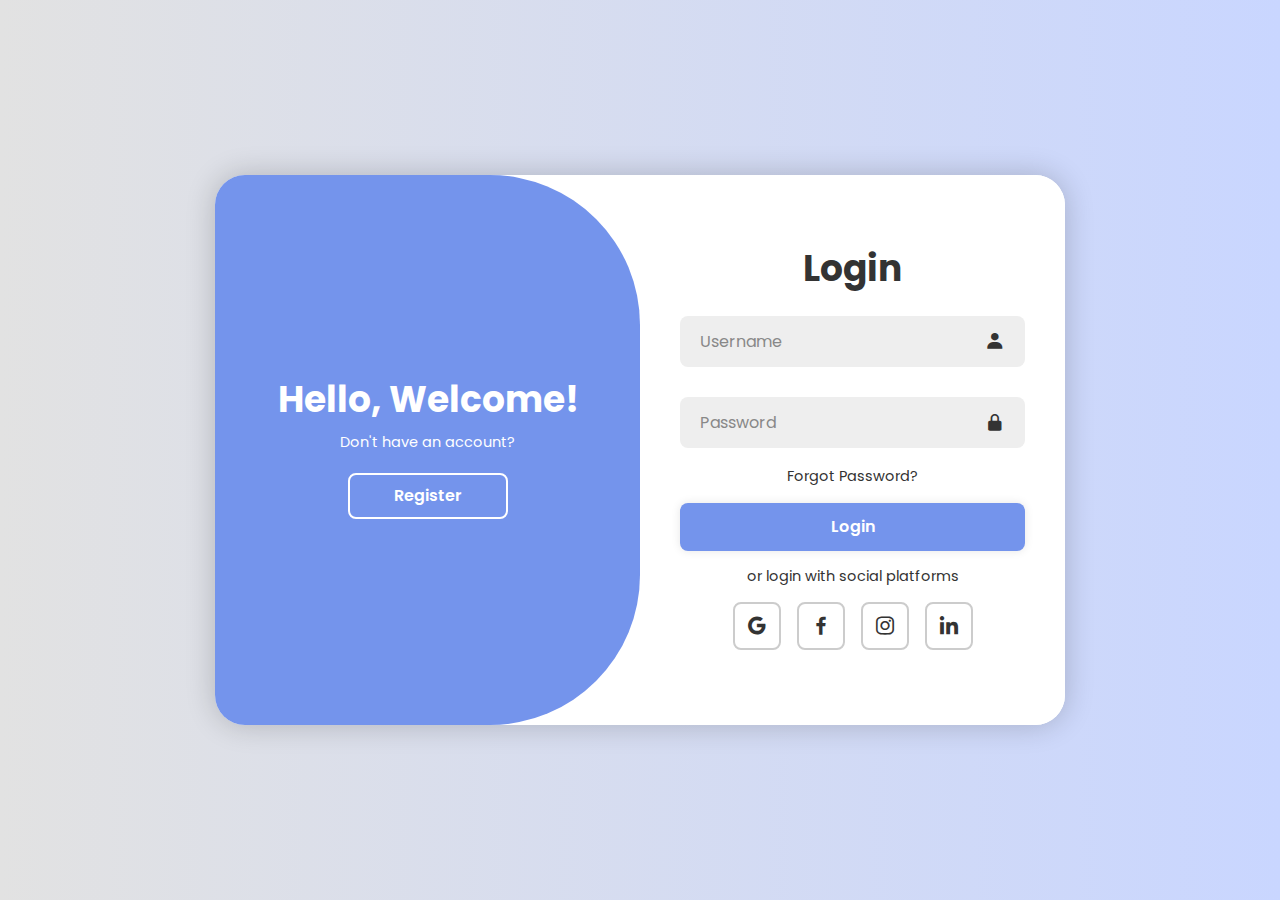
<file: index.html>
<!DOCTYPE html>
<html lang="en">
  <head>
    <meta charset="UTF-8" />
    <meta name="viewport" content="width=device-width, initial-scale=1.0" />
    <title>Login/Signup Form</title>
    <link rel="stylesheet" href="style.css" />
    <link
      href="https://unpkg.com/boxicons@2.1.4/css/boxicons.min.css"
      rel="stylesheet"
    />
  </head>
  <body>
    <div class="container">
      <div class="form-box login">
        <form action="#">
          <h1>Login</h1>
          <div class="input-box">
            <input type="text" placeholder="Username" required />
            <i class="bx bxs-user"></i>
          </div>
          <div class="input-box">
            <input type="password" placeholder="Password" required />
            <i class="bx bxs-lock-alt"></i>
          </div>
          <div class="forgot-link">
            <a href="#">Forgot Password?</a>
          </div>
          <button type="submit" class="btn">Login</button>
          <p>or login with social platforms</p>
          <div class="social-icons">
            <a href="https://www.genainetworks.in"><i class="bx bxl-google"></i></a>
            <a href="https://www.facebook.com/genai.networks"><i class="bx bxl-facebook"></i></a>
            <a href="https://www.instagram.com/genai_networks?igsh=ZzdycHE3a2Fvazc="><i class="bx bxl-instagram"></i></a>
            <a href="https://www.linkedin.com/in/neural-gen-ai-networks-4b5240341?utm_source=share&utm_campaign=share_via&utm_content=profile&utm_medium=android_app"><i class="bx bxl-linkedin"></i></a>
          </div>
        </form>
      </div>

      <div class="form-box register">
        <form action="#">
          <h1>Registration</h1>
          <div class="input-box">
            <input type="text" placeholder="Username" required />
            <i class="bx bxs-user"></i>
          </div>
          <div class="input-box">
            <input type="email" placeholder="Email" required />
            <i class="bx bxs-envelope"></i>
          </div>
          <div class="input-box">
            <input type="password" placeholder="Password" required />
            <i class="bx bxs-lock-alt"></i>
          </div>
          <button type="submit" class="btn">Register</button>
          <p>or register with social platforms</p>
          <div class="social-icons">
            <a href="https://www.genainetworks.in"><i class="bx bxl-google"></i></a>
            <a href="https://www.facebook.com/genai_networks"><i class="bx bxl-facebook"></i></a>
            <a href="https://www.genainetworks.in"><i class="bx bxl-github"></i></a>
            <a href="https://www.linkedin.com/in/neural-gen-ai-networks-4b5240341?utm_source=share&utm_campaign=share_via&utm_content=profile&utm_medium=android_app"><i class="bx bxl-linkedin"></i></a>
          </div>
        </form>
      </div>

      <div class="toggle-box">
        <div class="toggle-panel toggle-left">
          <h1>Hello, Welcome!</h1>
          <p>Don't have an account?</p>
          <button class="btn register-btn">Register</button>
        </div>

        <div class="toggle-panel toggle-right">
          <h1>Welcome Back!</h1>
          <p>Already have an account?</p>
          <button class="btn login-btn">Login</button>
        </div>
      </div>
    </div>

    <script src="./script.js"></script>
  </body>
</html>
</file>
<file: style.css>
@import url("https://fonts.googleapis.com/css2?family=Poppins:ital,wght@0,100;0,200;0,300;0,400;0,500;0,600;0,700;0,800;0,900;1,100;1,200;1,300;1,400;1,500;1,600;1,700;1,800;1,900&display=swap");

* {
  margin: 0;
  padding: 0;
  box-sizing: border-box;
  font-family: "Poppins", sans-serif;
  text-decoration: none;
  list-style: none;
}

body {
  display: flex;
  justify-content: center;
  align-items: center;
  min-height: 100vh;
  background: linear-gradient(90deg, #e2e2e2, #c9d6ff);
}

.container {
  position: relative;
  width: 850px;
  height: 550px;
  background: #fff;
  margin: 20px;
  border-radius: 30px;
  box-shadow: 0 0 30px rgba(0, 0, 0, 0.2);
  overflow: hidden;
}

.container h1 {
  font-size: 36px;
  margin: -10px 0;
}

.container p {
  font-size: 14.5px;
  margin: 15px 0;
}

form {
  width: 100%;
}

.form-box {
  position: absolute;
  right: 0;
  width: 50%;
  height: 100%;
  background: #fff;
  display: flex;
  align-items: center;
  color: #333;
  text-align: center;
  padding: 40px;
  z-index: 1;
  transition:
    0.6s ease-in-out 1.2s,
    visibility 0s 1s;
}

.container.active .form-box {
  right: 50%;
}

.form-box.register {
  visibility: hidden;
}
.container.active .form-box.register {
  visibility: visible;
}

.input-box {
  position: relative;
  margin: 30px 0;
}

.input-box input {
  width: 100%;
  padding: 13px 50px 13px 20px;
  background: #eee;
  border-radius: 8px;
  border: none;
  outline: none;
  font-size: 16px;
  color: #333;
  font-weight: 500;
}

.input-box input::placeholder {
  color: #888;
  font-weight: 400;
}

.input-box i {
  position: absolute;
  right: 20px;
  top: 50%;
  transform: translateY(-50%);
  font-size: 20px;
}

.forgot-link {
  margin: -15px 0 15px;
}
.forgot-link a {
  font-size: 14.5px;
  color: #333;
}

.btn {
  width: 100%;
  height: 48px;
  background: #7494ec;
  border-radius: 8px;
  box-shadow: 0 0 10px rgba(0, 0, 0, 0.1);
  border: none;
  cursor: pointer;
  font-size: 16px;
  color: #fff;
  font-weight: 600;
}

.social-icons {
  display: flex;
  justify-content: center;
}

.social-icons a {
  display: inline-flex;
  padding: 10px;
  border: 2px solid #ccc;
  border-radius: 8px;
  font-size: 24px;
  color: #333;
  margin: 0 8px;
}

.toggle-box {
  position: absolute;
  width: 100%;
  height: 100%;
}

.toggle-box::before {
  content: "";
  position: absolute;
  left: -250%;
  width: 300%;
  height: 100%;
  background: #7494ec;
  /* border: 2px solid red; */
  border-radius: 150px;
  z-index: 2;
  transition: 1.8s ease-in-out;
}

.container.active .toggle-box::before {
  left: 50%;
}

.toggle-panel {
  position: absolute;
  width: 50%;
  height: 100%;
  /* background: seagreen; */
  color: #fff;
  display: flex;
  flex-direction: column;
  justify-content: center;
  align-items: center;
  z-index: 2;
  transition: 0.6s ease-in-out;
}

.toggle-panel.toggle-left {
  left: 0;
  transition-delay: 1.2s;
}
.container.active .toggle-panel.toggle-left {
  left: -50%;
  transition-delay: 0.6s;
}

.toggle-panel.toggle-right {
  right: -50%;
  transition-delay: 0.6s;
}
.container.active .toggle-panel.toggle-right {
  right: 0;
  transition-delay: 1.2s;
}

.toggle-panel p {
  margin-bottom: 20px;
}

.toggle-panel .btn {
  width: 160px;
  height: 46px;
  background: transparent;
  border: 2px solid #fff;
  box-shadow: none;
}

@media screen and (max-width: 650px) {
  .container {
    height: calc(100vh - 40px);
  }

  .form-box {
    bottom: 0;
    width: 100%;
    height: 70%;
  }

  .container.active .form-box {
    right: 0;
    bottom: 30%;
  }

  .toggle-box::before {
    left: 0;
    top: -270%;
    width: 100%;
    height: 300%;
    border-radius: 20vw;
  }

  .container.active .toggle-box::before {
    left: 0;
    top: 70%;
  }

  .container.active .toggle-panel.toggle-left {
    left: 0;
    top: -30%;
  }

  .toggle-panel {
    width: 100%;
    height: 30%;
  }
  .toggle-panel.toggle-left {
    top: 0;
  }
  .toggle-panel.toggle-right {
    right: 0;
    bottom: -30%;
  }

  .container.active .toggle-panel.toggle-right {
    bottom: 0;
  }
}

@media screen and (max-width: 400px) {
  .form-box {
    padding: 20px;
  }

  .toggle-panel h1 {
    font-size: 30px;
  }
}
</file>
